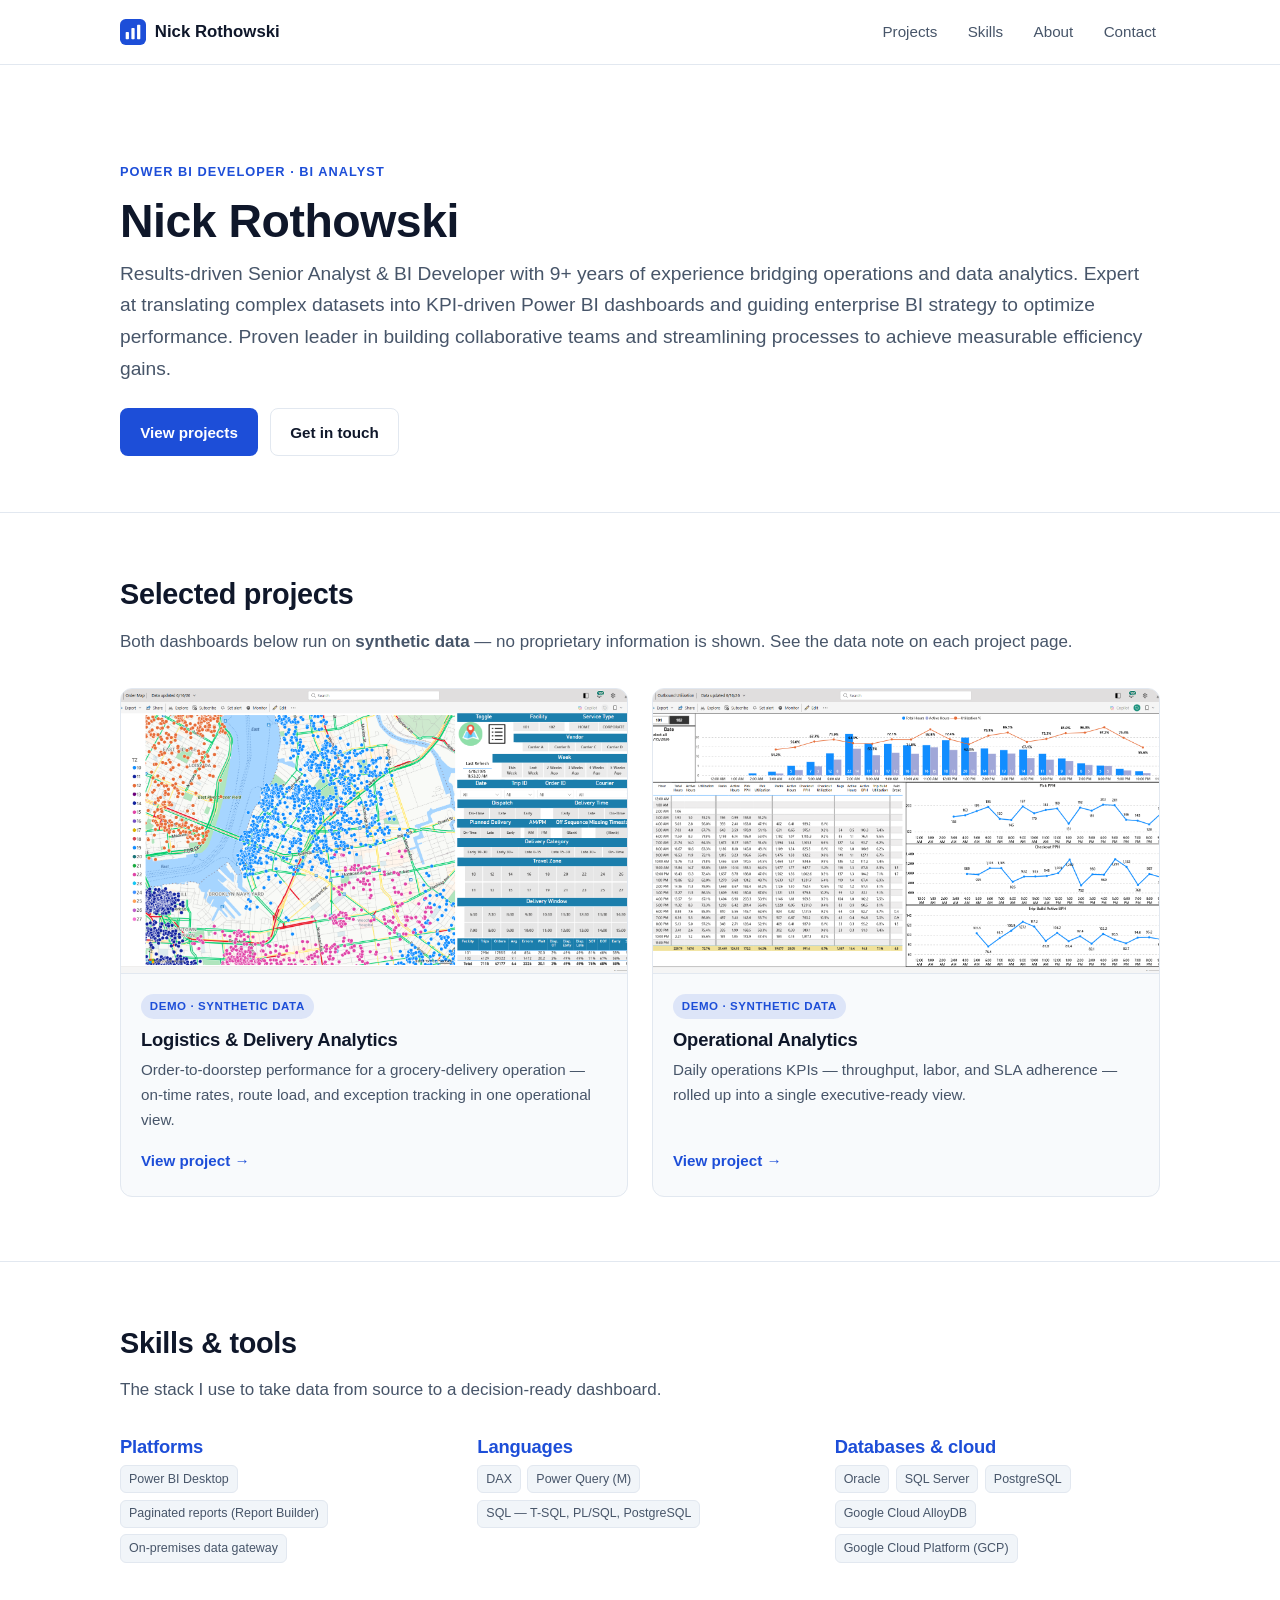
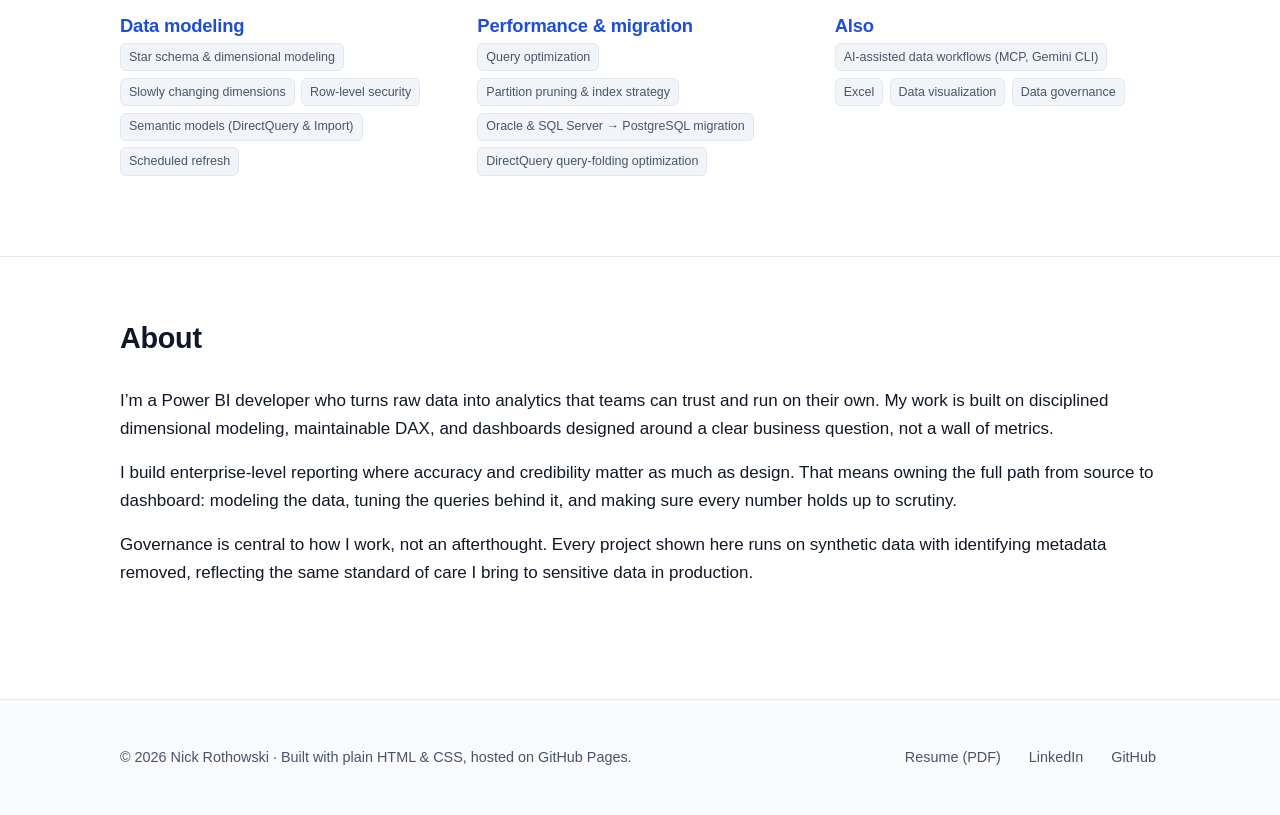
<file: index.html>
<!DOCTYPE html>
<html lang="en">
<head>
  <meta charset="UTF-8" />
  <meta name="viewport" content="width=device-width, initial-scale=1.0" />
  <title>Nick Rothowski — Power BI Developer</title>
  <meta name="description" content="Power BI developer building star-schema models, DAX, and decision-ready dashboards for finance and operations teams. Portfolio of analytics projects on synthetic data." />
  <link rel="icon" type="image/svg+xml" href="assets/favicon.svg" />
  <link rel="stylesheet" href="css/styles.css?v=2" />
</head>
<body>
  <a class="skip-link" href="#main">Skip to content</a>

  <header class="site-header">
    <div class="container">
      <a class="brand" href="index.html">
        <img src="assets/favicon.svg" alt="" aria-hidden="true" />
        Nick Rothowski
      </a>
      <nav class="nav" aria-label="Primary">
        <a href="#projects">Projects</a>
        <a href="#skills">Skills</a>
        <a href="#about">About</a>
        <a href="#contact">Contact</a>
      </nav>
    </div>
  </header>

  <main id="main">
    <!-- Hero -->
    <section class="hero">
      <div class="container">
        <p class="eyebrow">Power BI Developer &middot; BI Analyst</p>
        <h1>Nick Rothowski</h1>
        <p class="lead">
          Results-driven Senior Analyst &amp; BI Developer with <span id="yoe">8</span>+ years of
          experience bridging operations and data analytics. Expert at translating
          complex datasets into KPI-driven Power BI dashboards and guiding enterprise BI strategy to
          optimize performance. Proven leader in building collaborative teams and streamlining processes
          to achieve measurable efficiency gains.
        </p>
        <div class="hero-actions">
          <a class="btn btn-primary" href="#projects">View projects</a>
          <a class="btn btn-ghost" href="#contact">Get in touch</a>
        </div>
      </div>
    </section>

    <hr class="divider" />

    <!-- Projects -->
    <section id="projects">
      <div class="container">
        <div class="section-head">
          <h2>Selected projects</h2>
          <p>
            Both dashboards below run on <strong>synthetic data</strong> &mdash; no proprietary
            information is shown. See the data note on each project page.
          </p>
        </div>

        <div class="card-grid">
          <!-- Logistics -->
          <article class="card">
            <div class="thumb">
              <img src="assets/img/order-map.png" alt="Order Map view from the logistics dashboard" />
            </div>
            <div class="card-body">
              <span class="flag">Demo &middot; Synthetic data</span>
              <h3><a href="projects/logistics-demo.html">Logistics &amp; Delivery Analytics</a></h3>
              <p>
                Order-to-doorstep performance for a grocery-delivery operation &mdash; on-time
                rates, route load, and exception tracking in one operational view.
              </p>
              <a class="card-link" href="projects/logistics-demo.html">View project &rarr;</a>
            </div>
          </article>

          <!-- Operations -->
          <article class="card">
            <div class="thumb">
              <img src="assets/img/outbound-utilization.png" alt="Outbound Utilization view from the operations dashboard" />
            </div>
            <div class="card-body">
              <span class="flag">Demo &middot; Synthetic data</span>
              <h3><a href="projects/operations-demo.html">Operational Analytics</a></h3>
              <p>
                Daily operations KPIs &mdash; throughput, labor, and SLA adherence &mdash;
                rolled up into a single executive-ready view.
              </p>
              <a class="card-link" href="projects/operations-demo.html">View project &rarr;</a>
            </div>
          </article>
        </div>
      </div>
    </section>

    <hr class="divider" />

    <!-- Skills -->
    <section id="skills">
      <div class="container">
        <div class="section-head">
          <h2>Skills &amp; tools</h2>
          <p>The stack I use to take data from source to a decision-ready dashboard.</p>
        </div>
        <div class="build-grid skills-grid">
          <div>
            <h3>Platforms</h3>
            <ul class="tags">
              <li>Power BI Desktop</li>
              <li>Paginated reports (Report Builder)</li>
              <li>On-premises data gateway</li>
            </ul>
          </div>
          <div>
            <h3>Languages</h3>
            <ul class="tags">
              <li>DAX</li>
              <li>Power Query (M)</li>
              <li>SQL &mdash; T-SQL, PL/SQL, PostgreSQL</li>
            </ul>
          </div>
          <div>
            <h3>Databases &amp; cloud</h3>
            <ul class="tags">
              <li>Oracle</li>
              <li>SQL Server</li>
              <li>PostgreSQL</li>
              <li>Google Cloud AlloyDB</li>
              <li>Google Cloud Platform (GCP)</li>
            </ul>
          </div>
          <div>
            <h3>Data modeling</h3>
            <ul class="tags">
              <li>Star schema &amp; dimensional modeling</li>
              <li>Slowly changing dimensions</li>
              <li>Row-level security</li>
              <li>Semantic models (DirectQuery &amp; Import)</li>
              <li>Scheduled refresh</li>
            </ul>
          </div>
          <div>
            <h3>Performance &amp; migration</h3>
            <ul class="tags">
              <li>Query optimization</li>
              <li>Partition pruning &amp; index strategy</li>
              <li>Oracle &amp; SQL Server &rarr; PostgreSQL migration</li>
              <li>DirectQuery query-folding optimization</li>
            </ul>
          </div>
          <div>
            <h3>Also</h3>
            <ul class="tags">
              <li>AI-assisted data workflows (MCP, Gemini CLI)</li>
              <li>Excel</li>
              <li>Data visualization</li>
              <li>Data governance</li>
            </ul>
          </div>
        </div>
      </div>
    </section>

    <hr class="divider" />

    <!-- About -->
    <section id="about">
      <div class="container">
        <div class="section-head">
          <h2>About</h2>
        </div>
        <div class="prose stack">
          <p>
            I&rsquo;m a Power BI developer who turns raw data into analytics that teams can trust and run on
            their own. My work is built on disciplined dimensional modeling, maintainable DAX, and dashboards
            designed around a clear business question, not a wall of metrics.
          </p>
          <p>
            I build enterprise-level reporting where accuracy and credibility matter as much as design. That
            means owning the full path from source to dashboard: modeling the data, tuning the queries behind
            it, and making sure every number holds up to scrutiny.
          </p>
          <p>
            Governance is central to how I work, not an afterthought. Every project shown here runs on
            synthetic data with identifying metadata removed, reflecting the same standard of care I bring to
            sensitive data in production.
          </p>
        </div>
      </div>
    </section>
  </main>

  <footer class="site-footer" id="contact">
    <div class="container">
      <p>&copy; <span id="year">2026</span> Nick Rothowski &middot; Built with plain HTML &amp; CSS, hosted on GitHub Pages.</p>
      <nav class="footer-links" aria-label="Contact and profiles">
        <a href="assets/Nick-Rothowski-Resume.pdf">Resume (PDF)</a>
        <a href="https://www.linkedin.com/in/nrothowski" target="_blank" rel="noopener">LinkedIn</a>
        <a href="https://github.com/nrothowski" target="_blank" rel="noopener">GitHub</a>
      </nav>
    </div>
  </footer>

  <script src="js/lightbox.js" defer></script>
  <script>
    // Keep the footer year current without a build step.
    document.getElementById('year').textContent = new Date().getFullYear();

    // Years of experience — full years since the start date (Sept 5, 2017)
    (function () {
      var start = new Date(2017, 8, 5);   // months are 0-indexed, so 8 = September
      var now = new Date();
      var years = now.getFullYear() - start.getFullYear();
      var beforeAnniversary =
        now.getMonth() < start.getMonth() ||
        (now.getMonth() === start.getMonth() && now.getDate() < start.getDate());
      if (beforeAnniversary) years--;
      var el = document.getElementById('yoe');
      if (el) el.textContent = years;
    })();
  </script>
</body>
</html>
</file>
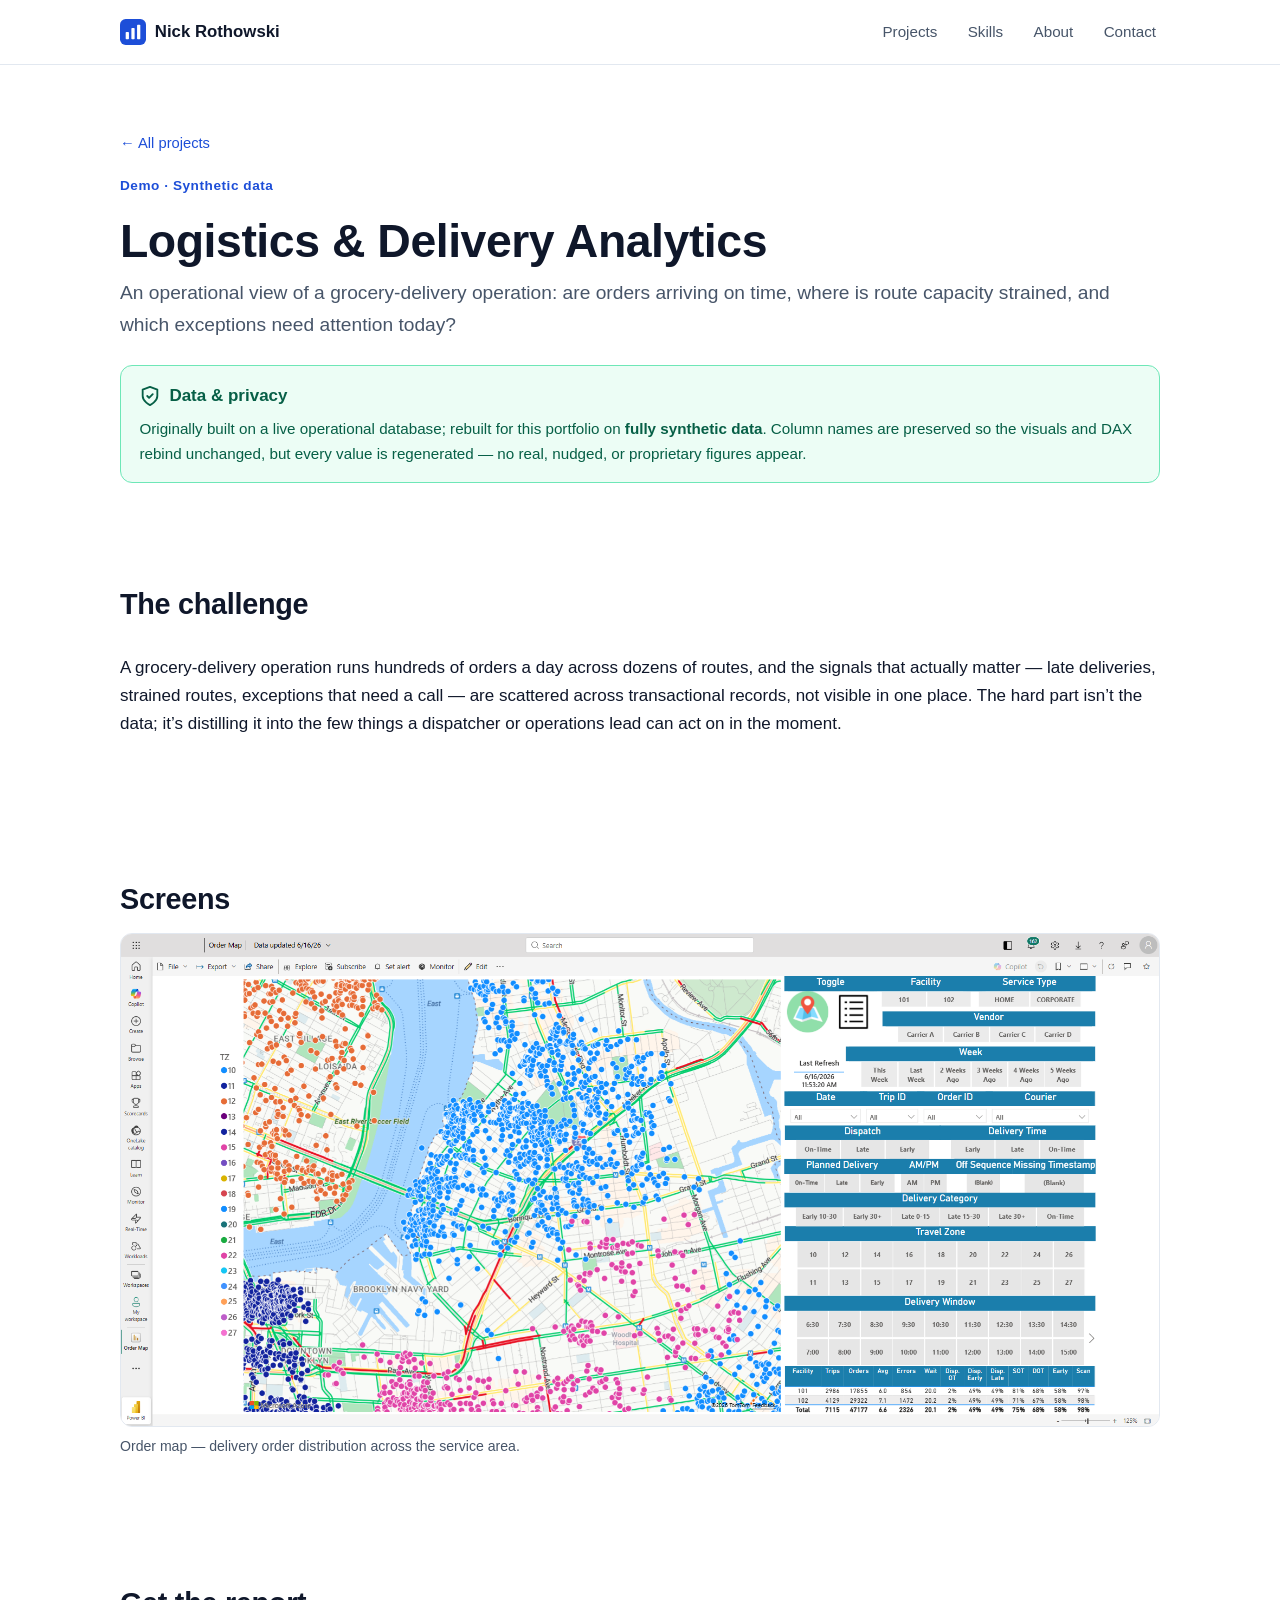
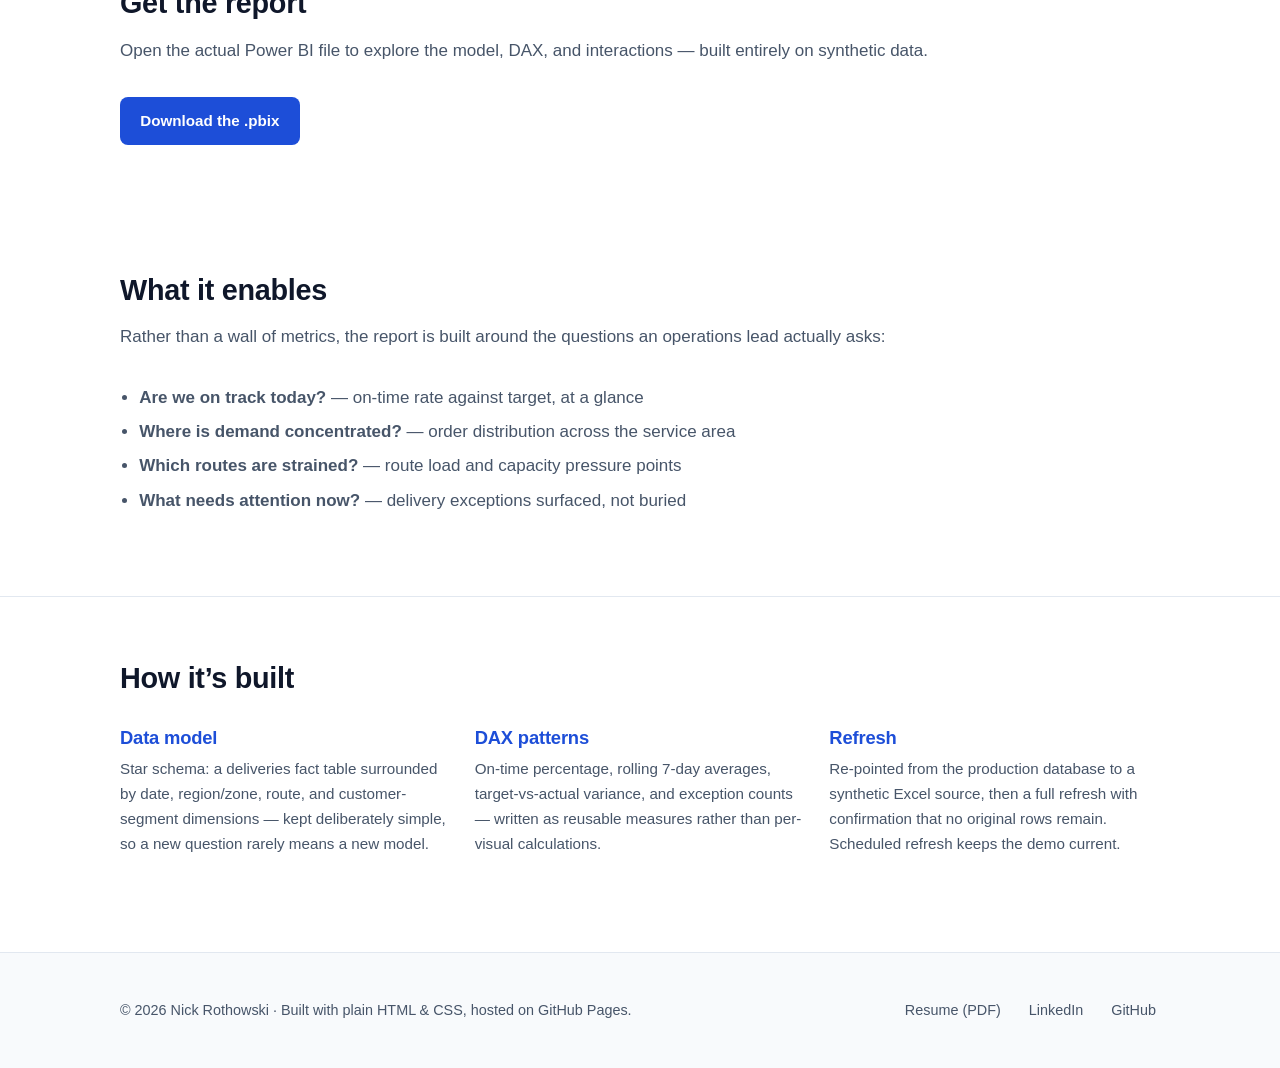
<file: projects/logistics-demo.html>
<!DOCTYPE html>
<html lang="en">
<head>
  <meta charset="UTF-8" />
  <meta name="viewport" content="width=device-width, initial-scale=1.0" />
  <title>Logistics &amp; Delivery Analytics (Demo) — Nick Rothowski</title>
  <meta name="description" content="A Power BI operational dashboard for grocery-delivery logistics — on-time rates, route load, and exception tracking — rebuilt on fully synthetic data for public display." />
  <link rel="icon" type="image/svg+xml" href="../assets/favicon.svg" />
  <link rel="stylesheet" href="../css/styles.css?v=2" />
</head>
<body>
  <a class="skip-link" href="#main">Skip to content</a>

  <header class="site-header">
    <div class="container">
      <a class="brand" href="../index.html">
        <img src="../assets/favicon.svg" alt="" aria-hidden="true" />
        Nick Rothowski
      </a>
      <nav class="nav" aria-label="Primary">
        <a href="../index.html#projects">Projects</a>
        <a href="../index.html#skills">Skills</a>
        <a href="../index.html#about">About</a>
        <a href="../index.html#contact">Contact</a>
      </nav>
    </div>
  </header>

  <main id="main">
    <section class="project-hero">
      <div class="container">
        <a class="back-link" href="../index.html#projects">&larr; All projects</a>
        <p class="eyebrow">Demo &middot; Synthetic data</p>
        <h1>Logistics &amp; Delivery Analytics</h1>
        <p class="lead">
          An operational view of a grocery-delivery operation: are orders arriving on time, where is
          route capacity strained, and which exceptions need attention today?
        </p>

        <div class="data-note">
          <div class="note-head">
            <svg viewBox="0 0 24 24" fill="none" stroke="currentColor" stroke-width="2" stroke-linecap="round" stroke-linejoin="round" aria-hidden="true">
              <path d="M12 22s8-4 8-10V5l-8-3-8 3v7c0 6 8 10 8 10z" />
              <path d="M9 12l2 2 4-4" />
            </svg>
            <strong>Data &amp; privacy</strong>
          </div>
          <p>
            Originally built on a live operational database; rebuilt for this portfolio on
            <strong>fully synthetic data</strong>. Column names are preserved so the visuals and DAX
            rebind unchanged, but every value is regenerated &mdash; no real, nudged, or proprietary
            figures appear.
          </p>
        </div>
      </div>
    </section>

    <section>
      <div class="container">
        <div class="section-head">
          <h2>The challenge</h2>
        </div>
        <div class="prose">
          <p>
            A grocery-delivery operation runs hundreds of orders a day across dozens of routes, and the
            signals that actually matter &mdash; late deliveries, strained routes, exceptions that need a
            call &mdash; are scattered across transactional records, not visible in one place. The hard part
            isn&rsquo;t the data; it&rsquo;s distilling it into the few things a dispatcher or operations lead
            can act on in the moment.
          </p>
        </div>
      </div>
    </section>

    <section>
      <div class="container">
        <h2>Screens</h2>
        <div class="gallery">
          <figure>
            <img src="../assets/img/order-map.png" alt="Order map showing the geographic distribution of delivery orders across the service area" />
            <figcaption>Order map &mdash; delivery order distribution across the service area.</figcaption>
          </figure>
          <!-- Add more views as you export them (e.g. on-time rate, route load): copy the <figure> above. -->
        </div>
      </div>
    </section>

    <section>
      <div class="container">
        <div class="section-head">
          <h2>Get the report</h2>
          <p>Open the actual Power BI file to explore the model, DAX, and interactions &mdash; built entirely on synthetic data.</p>
        </div>
        <a class="btn btn-primary" href="../assets/pbix/Order%20Map.pbix" download>Download the .pbix</a>
      </div>
    </section>

    <section>
      <div class="container">
        <div class="section-head">
          <h2>What it enables</h2>
          <p>Rather than a wall of metrics, the report is built around the questions an operations lead actually asks:</p>
        </div>
        <div class="prose">
          <ul>
            <li><strong>Are we on track today?</strong> &mdash; on-time rate against target, at a glance</li>
            <li><strong>Where is demand concentrated?</strong> &mdash; order distribution across the service area</li>
            <li><strong>Which routes are strained?</strong> &mdash; route load and capacity pressure points</li>
            <li><strong>What needs attention now?</strong> &mdash; delivery exceptions surfaced, not buried</li>
          </ul>
        </div>
      </div>
    </section>

    <hr class="divider" />

    <section>
      <div class="container">
        <div class="section-head">
          <h2>How it&rsquo;s built</h2>
        </div>
        <div class="build-grid">
          <div>
            <h3>Data model</h3>
            <p>
              Star schema: a deliveries fact table surrounded by date, region/zone, route, and
              customer-segment dimensions &mdash; kept deliberately simple, so a new question rarely
              means a new model.
            </p>
          </div>
          <div>
            <h3>DAX patterns</h3>
            <p>
              On-time percentage, rolling 7-day averages, target-vs-actual variance, and exception
              counts &mdash; written as reusable measures rather than per-visual calculations.
            </p>
          </div>
          <div>
            <h3>Refresh</h3>
            <p>
              Re-pointed from the production database to a synthetic Excel source, then a full refresh
              with confirmation that no original rows remain. Scheduled refresh keeps the demo current.
            </p>
          </div>
        </div>
      </div>
    </section>

  </main>

  <footer class="site-footer">
    <div class="container">
      <p>&copy; <span id="year">2026</span> Nick Rothowski &middot; Built with plain HTML &amp; CSS, hosted on GitHub Pages.</p>
      <nav class="footer-links" aria-label="Contact and profiles">
        <a href="../assets/Nick-Rothowski-Resume.pdf">Resume (PDF)</a>
        <a href="https://www.linkedin.com/in/nrothowski" target="_blank" rel="noopener">LinkedIn</a>
        <a href="https://github.com/nrothowski" target="_blank" rel="noopener">GitHub</a>
      </nav>
    </div>
  </footer>

  <script src="../js/lightbox.js" defer></script>
  <script>
    document.getElementById('year').textContent = new Date().getFullYear();
  </script>
</body>
</html>
</file>
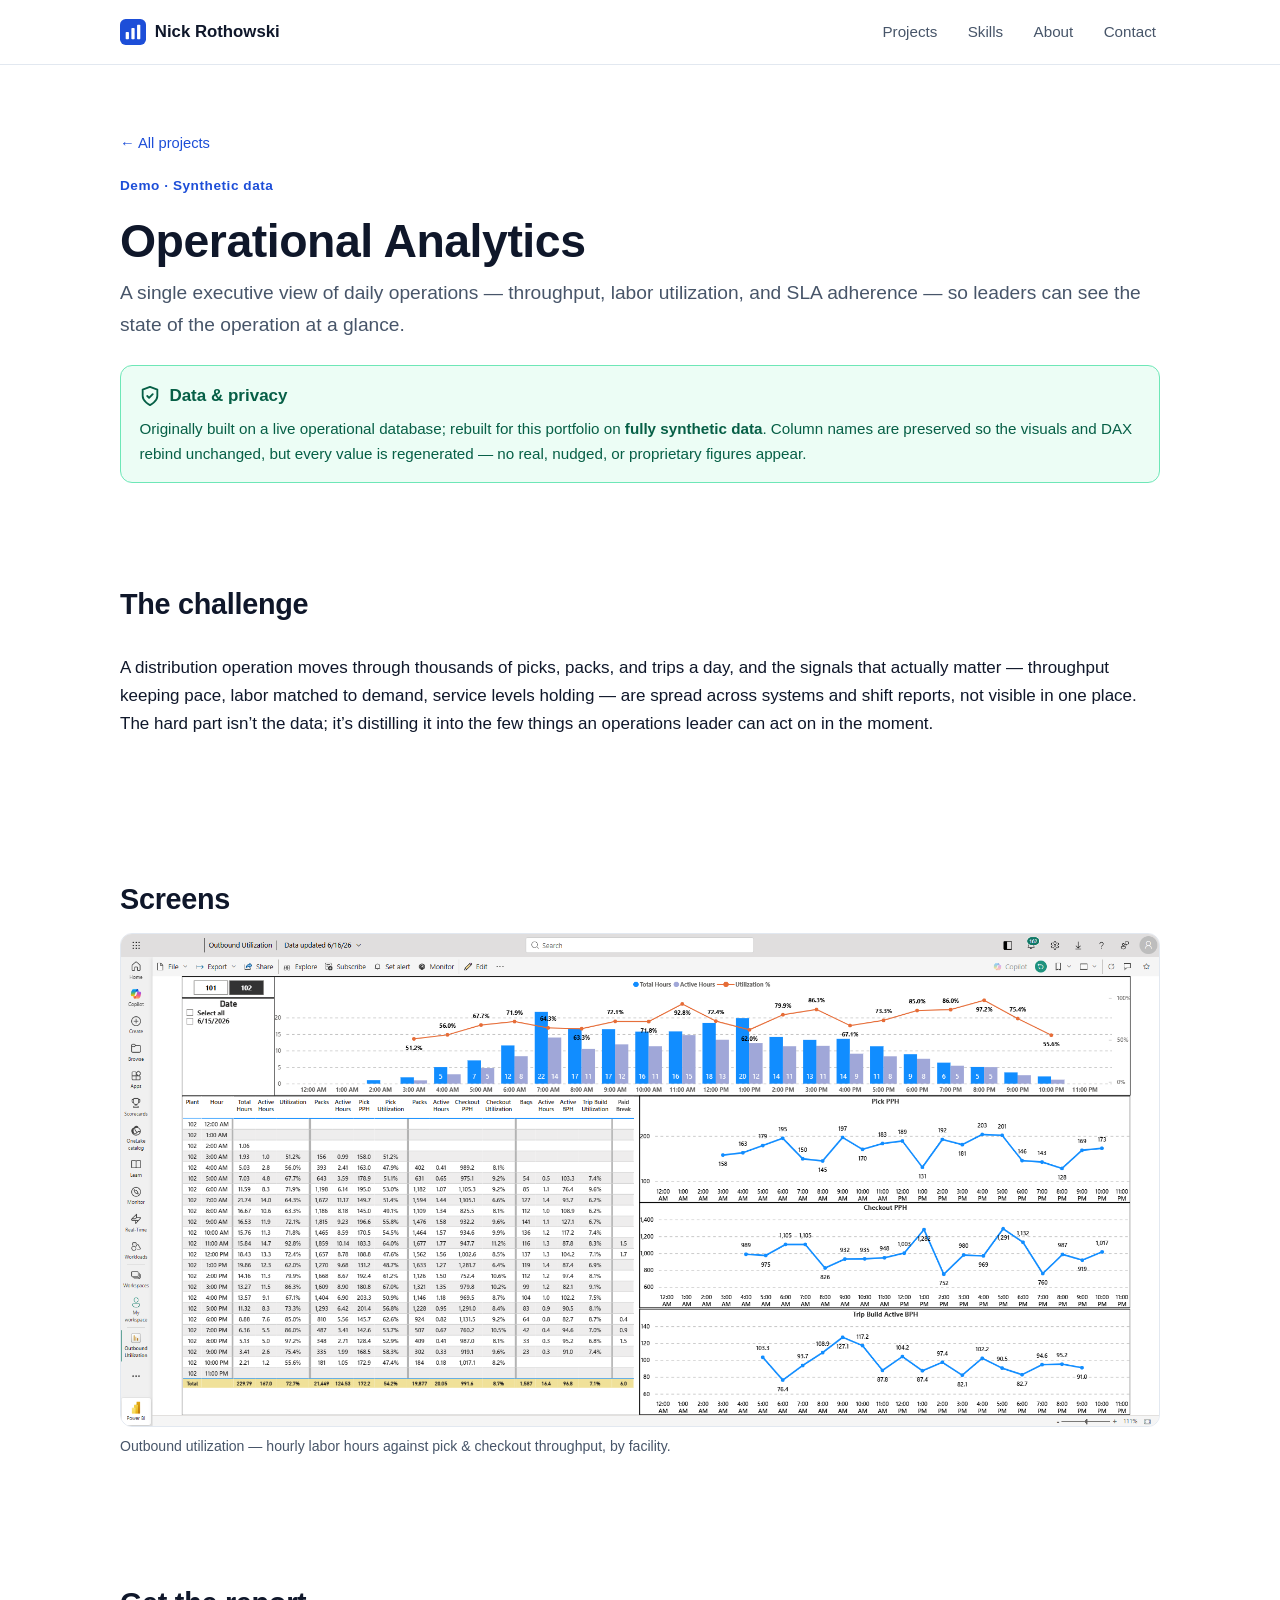
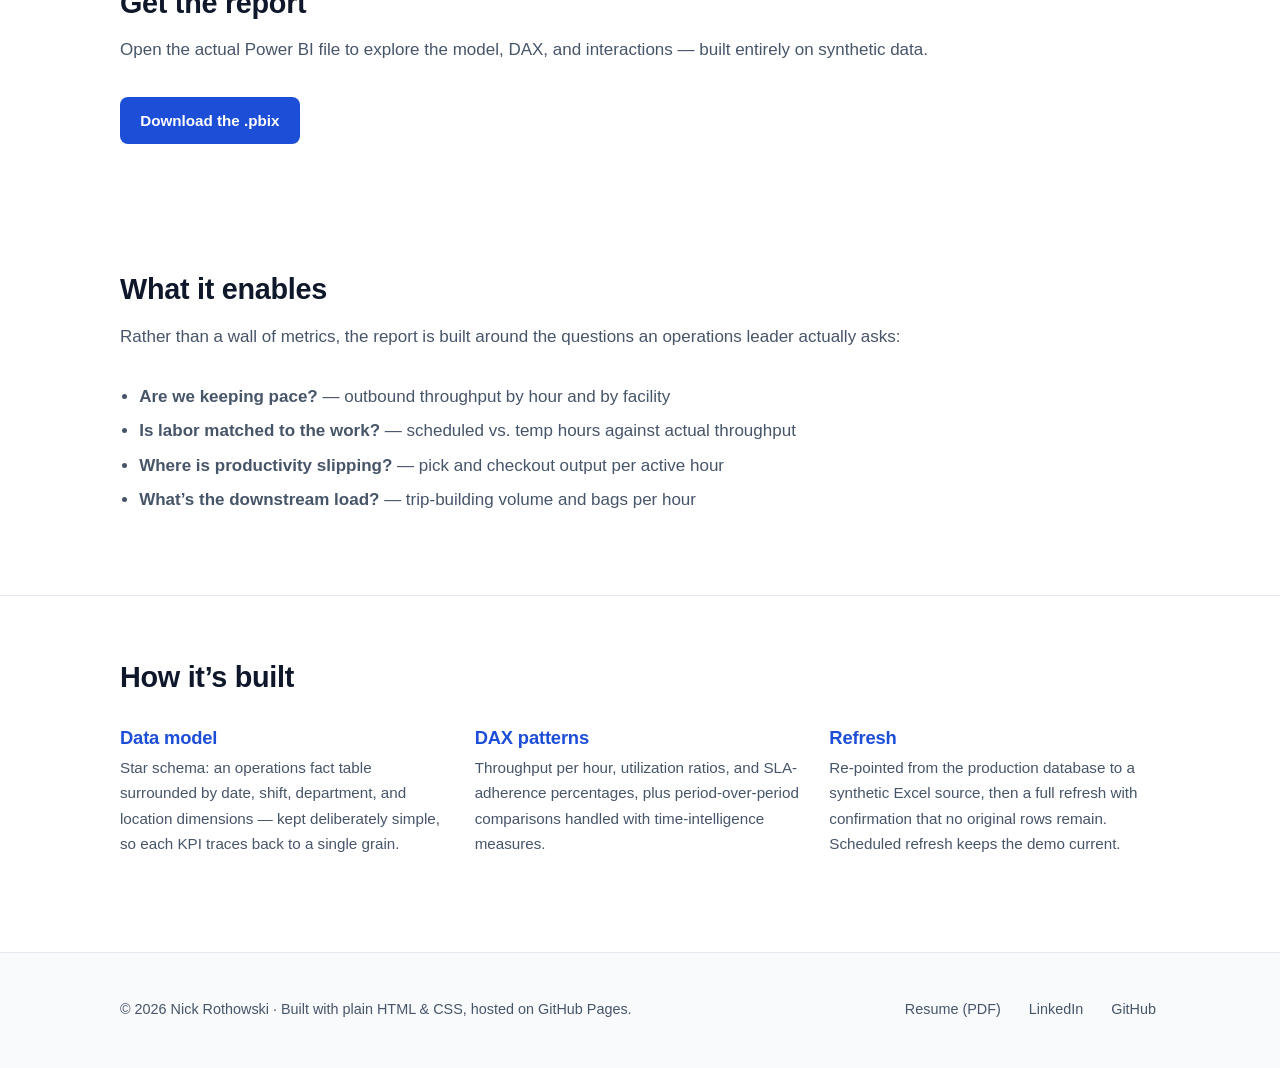
<file: projects/operations-demo.html>
<!DOCTYPE html>
<html lang="en">
<head>
  <meta charset="UTF-8" />
  <meta name="viewport" content="width=device-width, initial-scale=1.0" />
  <title>Operational Analytics (Demo) — Nick Rothowski</title>
  <meta name="description" content="A Power BI executive operations dashboard — throughput, labor utilization, and SLA adherence — rebuilt on fully synthetic data for public display." />
  <link rel="icon" type="image/svg+xml" href="../assets/favicon.svg" />
  <link rel="stylesheet" href="../css/styles.css?v=2" />
</head>
<body>
  <a class="skip-link" href="#main">Skip to content</a>

  <header class="site-header">
    <div class="container">
      <a class="brand" href="../index.html">
        <img src="../assets/favicon.svg" alt="" aria-hidden="true" />
        Nick Rothowski
      </a>
      <nav class="nav" aria-label="Primary">
        <a href="../index.html#projects">Projects</a>
        <a href="../index.html#skills">Skills</a>
        <a href="../index.html#about">About</a>
        <a href="../index.html#contact">Contact</a>
      </nav>
    </div>
  </header>

  <main id="main">
    <section class="project-hero">
      <div class="container">
        <a class="back-link" href="../index.html#projects">&larr; All projects</a>
        <p class="eyebrow">Demo &middot; Synthetic data</p>
        <h1>Operational Analytics</h1>
        <p class="lead">
          A single executive view of daily operations &mdash; throughput, labor utilization, and SLA
          adherence &mdash; so leaders can see the state of the operation at a glance.
        </p>

        <div class="data-note">
          <div class="note-head">
            <svg viewBox="0 0 24 24" fill="none" stroke="currentColor" stroke-width="2" stroke-linecap="round" stroke-linejoin="round" aria-hidden="true">
              <path d="M12 22s8-4 8-10V5l-8-3-8 3v7c0 6 8 10 8 10z" />
              <path d="M9 12l2 2 4-4" />
            </svg>
            <strong>Data &amp; privacy</strong>
          </div>
          <p>
            Originally built on a live operational database; rebuilt for this portfolio on
            <strong>fully synthetic data</strong>. Column names are preserved so the visuals and DAX
            rebind unchanged, but every value is regenerated &mdash; no real, nudged, or proprietary
            figures appear.
          </p>
        </div>
      </div>
    </section>

    <section>
      <div class="container">
        <div class="section-head">
          <h2>The challenge</h2>
        </div>
        <div class="prose">
          <p>
            A distribution operation moves through thousands of picks, packs, and trips a day, and the
            signals that actually matter &mdash; throughput keeping pace, labor matched to demand, service
            levels holding &mdash; are spread across systems and shift reports, not visible in one place. The
            hard part isn&rsquo;t the data; it&rsquo;s distilling it into the few things an operations leader
            can act on in the moment.
          </p>
        </div>
      </div>
    </section>

    <section>
      <div class="container">
        <h2>Screens</h2>
        <div class="gallery">
          <figure>
            <img src="../assets/img/outbound-utilization.png" alt="Outbound utilization dashboard showing labor hours against pick and checkout throughput by hour across facilities" />
            <figcaption>Outbound utilization &mdash; hourly labor hours against pick &amp; checkout throughput, by facility.</figcaption>
          </figure>
          <!-- Add more views as you export them: copy the <figure> above with a new image + caption. -->
        </div>
      </div>
    </section>

    <section>
      <div class="container">
        <div class="section-head">
          <h2>Get the report</h2>
          <p>Open the actual Power BI file to explore the model, DAX, and interactions &mdash; built entirely on synthetic data.</p>
        </div>
        <a class="btn btn-primary" href="../assets/pbix/Outbound%20Utilization.pbix" download>Download the .pbix</a>
      </div>
    </section>

    <section>
      <div class="container">
        <div class="section-head">
          <h2>What it enables</h2>
          <p>Rather than a wall of metrics, the report is built around the questions an operations leader actually asks:</p>
        </div>
        <div class="prose">
          <ul>
            <li><strong>Are we keeping pace?</strong> &mdash; outbound throughput by hour and by facility</li>
            <li><strong>Is labor matched to the work?</strong> &mdash; scheduled vs. temp hours against actual throughput</li>
            <li><strong>Where is productivity slipping?</strong> &mdash; pick and checkout output per active hour</li>
            <li><strong>What&rsquo;s the downstream load?</strong> &mdash; trip-building volume and bags per hour</li>
          </ul>
        </div>
      </div>
    </section>

    <hr class="divider" />

    <section>
      <div class="container">
        <div class="section-head">
          <h2>How it&rsquo;s built</h2>
        </div>
        <div class="build-grid">
          <div>
            <h3>Data model</h3>
            <p>
              Star schema: an operations fact table surrounded by date, shift, department, and location
              dimensions &mdash; kept deliberately simple, so each KPI traces back to a single grain.
            </p>
          </div>
          <div>
            <h3>DAX patterns</h3>
            <p>
              Throughput per hour, utilization ratios, and SLA-adherence percentages, plus
              period-over-period comparisons handled with time-intelligence measures.
            </p>
          </div>
          <div>
            <h3>Refresh</h3>
            <p>
              Re-pointed from the production database to a synthetic Excel source, then a full refresh
              with confirmation that no original rows remain. Scheduled refresh keeps the demo current.
            </p>
          </div>
        </div>
      </div>
    </section>

  </main>

  <footer class="site-footer">
    <div class="container">
      <p>&copy; <span id="year">2026</span> Nick Rothowski &middot; Built with plain HTML &amp; CSS, hosted on GitHub Pages.</p>
      <nav class="footer-links" aria-label="Contact and profiles">
        <a href="../assets/Nick-Rothowski-Resume.pdf">Resume (PDF)</a>
        <a href="https://www.linkedin.com/in/nrothowski" target="_blank" rel="noopener">LinkedIn</a>
        <a href="https://github.com/nrothowski" target="_blank" rel="noopener">GitHub</a>
      </nav>
    </div>
  </footer>

  <script src="../js/lightbox.js" defer></script>
  <script>
    document.getElementById('year').textContent = new Date().getFullYear();
  </script>
</body>
</html>
</file>
<file: css/styles.css>
/* ==========================================================================
   Portfolio — professional, minimal stylesheet
   Single file, no build step. Light + dark mode via CSS variables.
   ========================================================================== */

/* Design tokens -------------------------------------------------------------- */
:root {
  --bg: #ffffff;
  --surface: #f8fafc;
  --surface-2: #f1f5f9;
  --text: #0f172a;
  --muted: #475569;
  --border: #e2e8f0;
  --accent: #1d4ed8;
  --accent-strong: #1e40af;
  --on-accent: #ffffff;        /* text color on accent-filled buttons */

  /* "Data & privacy" callout — green reads as safe / compliant */
  --note-bg: #ecfdf5;
  --note-border: #6ee7b7;
  --note-text: #065f46;

  --maxw: 1080px;
  --radius: 12px;
  --shadow: 0 1px 2px rgba(15, 23, 42, .04), 0 4px 16px rgba(15, 23, 42, .06);
  --font: -apple-system, BlinkMacSystemFont, "Segoe UI", Roboto, Helvetica, Arial,
          "Apple Color Emoji", "Segoe UI Emoji", sans-serif;
}

@media (prefers-color-scheme: dark) {
  :root {
    --bg: #0b1120;
    --surface: #111827;
    --surface-2: #1e293b;
    --text: #e2e8f0;
    --muted: #94a3b8;
    --border: #1e293b;
    --accent: #60a5fa;
    --accent-strong: #93c5fd;
    --on-accent: #0b1120;        /* dark text reads on the lighter dark-mode accent */
    --note-bg: rgba(6, 95, 70, .18);
    --note-border: #047857;
    --note-text: #6ee7b7;
    --shadow: 0 1px 2px rgba(0, 0, 0, .3), 0 4px 16px rgba(0, 0, 0, .35);
  }
}

/* Base ----------------------------------------------------------------------- */
*, *::before, *::after { box-sizing: border-box; }

html { scroll-behavior: smooth; }

body {
  margin: 0;
  font-family: var(--font);
  font-size: 17px;
  line-height: 1.65;
  color: var(--text);
  background: var(--bg);
  -webkit-font-smoothing: antialiased;
}

h1, h2, h3 { line-height: 1.2; letter-spacing: -0.01em; }
h1 { font-size: clamp(2rem, 4vw, 2.9rem); margin: 0 0 .5rem; }
h2 { font-size: clamp(1.4rem, 2.4vw, 1.8rem); margin: 0 0 1rem; }
h3 { font-size: 1.15rem; margin: 0 0 .4rem; }
p  { margin: 0 0 1rem; }

a { color: var(--accent); text-decoration: none; }
a:hover { color: var(--accent-strong); text-decoration: underline; }

:focus-visible {
  outline: 3px solid var(--accent);
  outline-offset: 2px;
  border-radius: 4px;
}

img { max-width: 100%; display: block; }

.container { max-width: var(--maxw); margin: 0 auto; padding: 0 1.25rem; }

/* Skip link for keyboard / screen-reader users */
.skip-link {
  position: absolute;
  left: -9999px;
  top: 0;
  background: var(--accent);
  color: #fff;
  padding: .6rem 1rem;
  z-index: 100;
}
.skip-link:focus { left: 1rem; top: 1rem; }

/* Header / nav --------------------------------------------------------------- */
.site-header {
  border-bottom: 1px solid var(--border);
  background: color-mix(in srgb, var(--bg) 85%, transparent);
  position: sticky;
  top: 0;
  z-index: 20;
  backdrop-filter: saturate(140%) blur(8px);
}
.site-header .container {
  display: flex;
  align-items: center;
  justify-content: space-between;
  gap: 1rem;
  min-height: 64px;
}
.brand {
  font-weight: 700;
  font-size: 1.05rem;
  color: var(--text);
  display: inline-flex;
  align-items: center;
  gap: .55rem;
}
.brand:hover { text-decoration: none; }
.brand img { width: 26px; height: 26px; }
.nav { display: flex; gap: 1.4rem; flex-wrap: wrap; }
.nav a { display: inline-block; padding: .35rem .25rem; color: var(--muted); font-size: .95rem; font-weight: 500; }
.nav a:hover { color: var(--accent); text-decoration: none; }

/* Hero ----------------------------------------------------------------------- */
.hero { padding: clamp(3rem, 8vw, 6rem) 0 clamp(2rem, 5vw, 3.5rem); }
.hero .eyebrow {
  text-transform: uppercase;
  letter-spacing: .08em;
  font-size: .8rem;
  font-weight: 600;
  color: var(--accent);
  margin: 0 0 .75rem;
}
.hero .lead { font-size: 1.2rem; color: var(--muted); max-width: none; }
.hero-actions { margin-top: 1.5rem; display: flex; gap: .75rem; flex-wrap: wrap; }

/* Buttons -------------------------------------------------------------------- */
.btn {
  display: inline-flex;
  align-items: center;
  gap: .5rem;
  padding: .65rem 1.2rem;
  border-radius: 8px;
  font-weight: 600;
  font-size: .95rem;
  border: 1px solid transparent;
  cursor: pointer;
}
.btn-primary { background: var(--accent); color: var(--on-accent); }
.btn-primary:hover { background: var(--accent-strong); color: var(--on-accent); text-decoration: none; }
.btn-ghost { background: transparent; color: var(--text); border-color: var(--border); }
.btn-ghost:hover { background: var(--surface-2); text-decoration: none; }

/* Sections ------------------------------------------------------------------- */
section { padding: clamp(2.5rem, 6vw, 4rem) 0; }
.section-head { max-width: none; margin-bottom: 2rem; }   /* intros span the full content width on every page */
.section-head p { color: var(--muted); margin: 0; }
.divider { border: 0; border-top: 1px solid var(--border); margin: 0; }

/* Project cards (landing) ---------------------------------------------------- */
.card-grid {
  display: grid;
  grid-template-columns: repeat(auto-fit, minmax(min(290px, 100%), 1fr));
  gap: 1.5rem;
}
.card {
  display: flex;
  flex-direction: column;
  background: var(--surface);
  border: 1px solid var(--border);
  border-radius: var(--radius);
  overflow: hidden;
  transition: transform .15s ease, box-shadow .15s ease;
}
.card:hover { transform: translateY(-3px); box-shadow: var(--shadow); }
.card .thumb { aspect-ratio: 16 / 9; background: var(--surface-2); border-bottom: 1px solid var(--border); }
.card .thumb img { width: 100%; height: 100%; object-fit: cover; }
.card-body { padding: 1.25rem 1.25rem 1.4rem; display: flex; flex-direction: column; flex: 1; }
.card .flag {
  align-self: flex-start;
  font-size: .72rem;
  font-weight: 700;
  text-transform: uppercase;
  letter-spacing: .05em;
  color: var(--accent);
  background: color-mix(in srgb, var(--accent) 12%, transparent);
  padding: .2rem .55rem;
  border-radius: 999px;
  margin-bottom: .6rem;
}
.card h3 a { color: var(--text); }
.card h3 a:hover { color: var(--accent); }
.card p { color: var(--muted); font-size: .95rem; }
.card .card-link { margin-top: auto; font-weight: 600; font-size: .95rem; }

/* Tags ----------------------------------------------------------------------- */
.tags { display: flex; flex-wrap: wrap; gap: .4rem; margin: .25rem 0 1rem; padding: 0; list-style: none; }
.tags li {
  font-size: .78rem;
  color: var(--muted);
  background: var(--surface-2);
  border: 1px solid var(--border);
  border-radius: 6px;
  padding: .18rem .5rem;
}

/* Data & privacy callout ----------------------------------------------------- */
.data-note {
  background: var(--note-bg);
  border: 1px solid var(--note-border);
  color: var(--note-text);
  border-radius: var(--radius);
  padding: 1rem 1.15rem;
  margin: 1.5rem 0;
}
.data-note .note-head { display: flex; align-items: center; gap: .5rem; margin-bottom: .4rem; }
.data-note svg { flex: none; width: 22px; height: 22px; }
.data-note p { margin: 0; font-size: .95rem; }

/* Project page --------------------------------------------------------------- */
.project-hero { padding: clamp(2.5rem, 6vw, 4rem) 0 1rem; }
.project-hero .eyebrow { color: var(--accent); font-weight: 600; font-size: .85rem; letter-spacing: .04em; }
.project-hero .lead { font-size: 1.2rem; color: var(--muted); max-width: none; }
.back-link { display: inline-block; margin-bottom: 1.25rem; font-size: .92rem; }

.gallery { display: grid; grid-template-columns: repeat(auto-fit, minmax(min(320px, 100%), 1fr)); gap: 1.25rem; }
.gallery figure { margin: 0; }
.gallery img {
  width: 100%;
  border: 1px solid var(--border);
  border-radius: var(--radius);
  background: var(--surface-2);
}
.gallery figcaption { color: var(--muted); font-size: .88rem; margin-top: .5rem; }

.build-grid { display: grid; grid-template-columns: repeat(auto-fit, minmax(min(240px, 100%), 1fr)); gap: 1.5rem; margin-top: 1rem; }
.build-grid h3 { color: var(--accent); }
.build-grid p { color: var(--muted); font-size: .95rem; margin: 0; }

/* Skills section: fixed 3-column layout (overrides build-grid auto-fit), roomier spacing */
.skills-grid { grid-template-columns: repeat(3, 1fr); gap: 2.25rem 2rem; }
@media (max-width: 880px) { .skills-grid { grid-template-columns: repeat(2, 1fr); } }
@media (max-width: 640px) { .skills-grid { grid-template-columns: 1fr; } }

.prose { max-width: none; }
.prose ul { color: var(--muted); padding-left: 1.2rem; }
.prose li { margin-bottom: .4rem; }

/* Footer --------------------------------------------------------------------- */
.site-footer {
  border-top: 1px solid var(--border);
  background: var(--surface);
  padding: 2.5rem 0;
  margin-top: 2rem;
}
.site-footer .container { display: flex; flex-wrap: wrap; gap: 1rem 2rem; justify-content: space-between; align-items: center; }
.site-footer p { color: var(--muted); font-size: .9rem; margin: 0; }
.footer-links { display: flex; gap: 1.25rem; flex-wrap: wrap; }
.footer-links a { display: inline-block; padding: .35rem .25rem; color: var(--muted); font-size: .9rem; }
.footer-links a:hover { color: var(--accent); text-decoration: none; }

/* Utilities ------------------------------------------------------------------ */
.muted { color: var(--muted); }
.stack > * + * { margin-top: 1rem; }

/* Small screens: stack the header so nav links don't cram beside the name ----- */
@media (max-width: 560px) {
  .site-header .container {
    flex-direction: column;
    align-items: stretch;
    gap: .5rem;
    min-height: 0;
    padding-top: .75rem;
    padding-bottom: .75rem;
  }
  .nav { justify-content: center; gap: .25rem 1.1rem; }
}

/* Lightbox (click-to-enlarge gallery screenshots) ---------------------------- */
.gallery img, .card .thumb img { cursor: zoom-in; }
.lightbox {
  position: fixed;
  inset: 0;
  z-index: 1000;
  display: none;
  flex-direction: column;
  align-items: center;
  justify-content: center;
  gap: .6rem;
  padding: 1rem;
  background: rgba(2, 6, 23, .88);
  backdrop-filter: blur(4px);
}
.lightbox.is-open { display: flex; }
.lightbox-img {
  max-width: 98vw;
  max-height: 90vh;
  width: auto;
  height: auto;
  border-radius: 8px;
  background: #fff;
  box-shadow: 0 12px 48px rgba(0, 0, 0, .55);
}
.lightbox-caption {
  margin: 0;
  max-width: 70ch;
  text-align: center;
  color: #e2e8f0;
  font-size: .92rem;
}
.lightbox-close {
  position: absolute;
  top: 1rem;
  right: 1.25rem;
  width: 44px;
  height: 44px;
  font-size: 1.7rem;
  line-height: 1;
  color: #fff;
  background: rgba(255, 255, 255, .12);
  border: 1px solid rgba(255, 255, 255, .28);
  border-radius: 8px;
  cursor: pointer;
}
.lightbox-close:hover { background: rgba(255, 255, 255, .22); }
</file>
